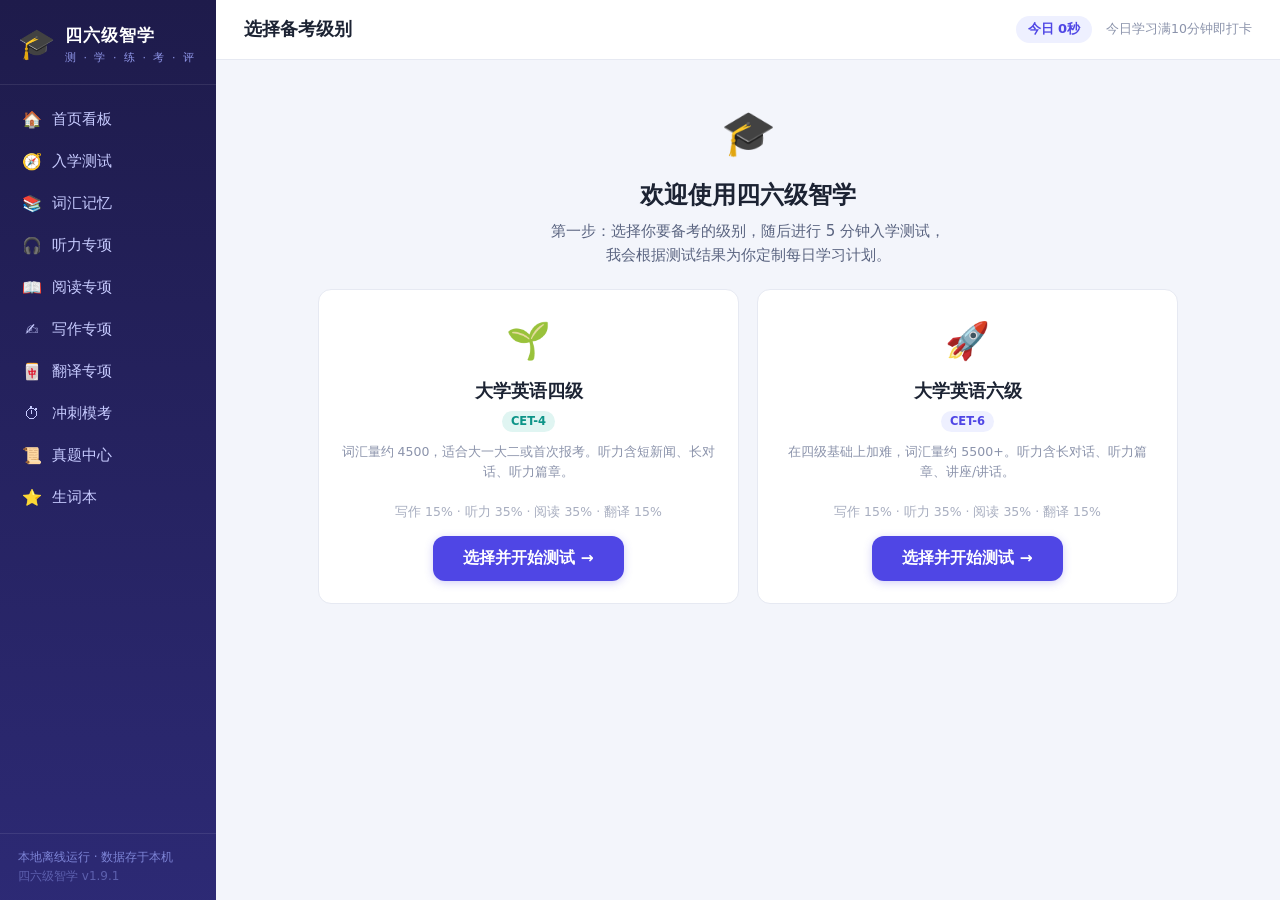
<file: index.html>
<!DOCTYPE html>
<html lang="zh-CN">
<head>
<meta charset="UTF-8">
<meta name="viewport" content="width=device-width, initial-scale=1.0">
<title>四六级智学 · 备考智能体</title>
<link rel="icon" href="data:image/svg+xml,<svg xmlns='http://www.w3.org/2000/svg' viewBox='0 0 100 100'><text y='.9em' font-size='90'>🎓</text></svg>">
<link rel="stylesheet" href="css/style.css?t=1791881519111">
<link rel="manifest" href="manifest.webmanifest?t=1791881519111">
<meta name="theme-color" content="#4f46e5">
</head>
<body>
<div class="app">
  <!-- 侧边栏 -->
  <aside class="sidebar">
    <div class="logo"><span class="logo-ico">🎓</span><div><b>四六级智学</b><i>测 · 学 · 练 · 考 · 评</i></div></div>
    <nav id="nav"></nav>
    <div class="sidebar-foot" id="sideFoot"></div>
  </aside>
  <!-- 主区域 -->
  <main class="main">
    <header class="topbar">
      <h1 id="viewTitle">首页</h1>
      <div class="topbar-right" id="topRight"></div>
    </header>
    <div class="view" id="view"></div>
  </main>
</div>
<!-- 词典浮层 -->
<div id="dictPop" class="dict-pop" style="display:none"></div>
<div id="toastBox"></div>
<!-- 数据文件 -->
<script src="js/data/words/basic-1.js?t=1791881519111"></script>
<script src="js/data/words/basic-2.js?t=1791881519111"></script>
<script src="js/data/words/core-1.js?t=1791881519111"></script>
<script src="js/data/words/core-2.js?t=1791881519111"></script>
<script src="js/data/words/adv-1.js?t=1791881519111"></script>
<script src="js/data/words/adv-2.js?t=1791881519111"></script>
<script src="js/data/words/sense-overrides.js?t=1791881519111"></script>
<script src="js/data/words/bank-t4h.js?t=1791881519111"></script>
<script src="js/data/words/bank-t4s.js?t=1791881519111"></script>
<script src="js/data/words/bank-t6h2.js?t=1791881519111"></script>
<script src="js/data/words/bank-zt.js?t=1791881519111"></script>
<script src="js/data/words/bank-tl.js?t=1791881519111"></script>
<script src="js/data/examples.js?t=1791881519111"></script>
<script src="js/data/examples2.js?t=1791881519111"></script>
<script src="js/data/examples3.js?t=1791881519111"></script>
<script src="js/data/reading_careful.js?t=1791881519111"></script>
<script src="js/data/reading_matching.js?t=1791881519111"></script>
<script src="js/data/reading_cloze.js?t=1791881519111"></script>
<script src="js/data/writing_data.js?t=1791881519111"></script>
<script src="js/data/translation_data.js?t=1791881519111"></script>
<script src="js/data/listening_cet4.js?t=1791881519111"></script>
<script src="js/data/listening_cet6.js?t=1791881519111"></script>
<script src="js/data/listening_loc.js?t=1791881519111"></script>
<script src="js/data/translation_sentences.js?t=1791881519111"></script>
<script src="js/data/real_exam_links.js?t=1791881519111"></script>
<script src="js/data/placement_phrases.js?t=1791881519111"></script>
<script src="js/data/roots.js?t=1791881519111"></script>
<script src="js/data/gen_templates.js?t=1791881519111"></script>
<script src="js/data/extra_dict.js?t=1791881519111"></script>
<!-- 核心逻辑 -->
<script src="js/util.js?t=1791881519111"></script>
<script src="js/storage.js?t=1791881519111"></script>
<script src="js/srs.js?t=1791881519111"></script>
<script src="js/grader.js?t=1791881519111"></script>
<script src="js/charts.js?t=1791881519111"></script>
<script src="js/gen.js?t=1791881519111"></script>
<script src="js/audio-db.js?t=1791881519111"></script>
<script src="js/retstore.js?t=1791881519111"></script>
<script src="js/dict.js?t=1791881519111"></script>
<!-- 视图 -->
<script src="js/views/home.js?t=1791881519111"></script>
<script src="js/views/welcome.js?t=1791881519111"></script>
<script src="js/views/placement.js?t=1791881519111"></script>
<script src="js/views/vocab.js?t=1791881519111"></script>
<script src="js/views/listening.js?t=1791881519111"></script>
<script src="js/views/reading.js?t=1791881519111"></script>
<script src="js/views/writing.js?t=1791881519111"></script>
<script src="js/views/translation.js?t=1791881519111"></script>
<script src="js/views/mock.js?t=1791881519111"></script>
<script src="js/views/realexam.js?t=1791881519111"></script>
<script src="js/views/wordbook.js?t=1791881519111"></script>
<script src="js/app.js?t=1791881519111"></script>
<script src="tools/e2e-suite.js?t=1791881519111"></script>
<!-- PWA：仅在 http/https 环境注册 Service Worker（file:// 双击直开不受影响） -->
<script>
if ('serviceWorker' in navigator && (location.protocol === 'https:' || location.hostname === 'localhost' || location.hostname === '127.0.0.1')) {
  addEventListener('load', function () { navigator.serviceWorker.register('sw.js').catch(function () {}); });
}
</script>
</body>
</html>
</file>
<file: css/style.css>
/* ===== 四六级智学 · 全局样式 v1.1 ===== */
:root{
  --bg:#f3f5fb; --card:#ffffff; --line:#e6e9f2;
  --ink:#1c2333; --ink2:#5a6residual480; --ink2:#5a6480; --ink3:#8b93ab;
  --pri:#4f46e5; --pri2:#6366f1; --pri-soft:#eef0ff;
  --ok:#16a34a; --ok-soft:#e8f8ee; --warn:#d97706; --warn-soft:#fdf3e3;
  --bad:#dc2626; --bad-soft:#fdeaea;
  --teal:#0d9488; --teal-soft:#e0f5f2;
  --shadow:0 1px 3px rgba(28,35,51,.06),0 8px 24px rgba(28,35,51,.06);
  --radius:14px;
}
*{box-sizing:border-box;margin:0;padding:0}
html,body{height:100%}
body{font-family:"Segoe UI","Microsoft YaHei",system-ui,sans-serif;background:var(--bg);color:var(--ink);font-size:15px;line-height:1.6}
button{font-family:inherit;cursor:pointer;border:none;background:none;font-size:14px}
input,textarea,select{font-family:inherit;font-size:14px;color:var(--ink);outline:none}
a{color:var(--pri)}

.app{display:flex;min-height:100vh}
/* ---- 侧边栏 ---- */
.sidebar{width:216px;flex-shrink:0;background:linear-gradient(180deg,#1e1b4b,#312e81 130%);color:#c7cbff;display:flex;flex-direction:column;position:sticky;top:0;height:100vh}
.logo{display:flex;gap:10px;align-items:center;padding:20px 18px 16px;border-bottom:1px solid rgba(255,255,255,.09)}
.logo-ico{font-size:30px}
.logo b{display:block;color:#fff;font-size:17px;letter-spacing:1px}
.logo i{display:block;font-style:normal;font-size:11px;color:#8f96e8;letter-spacing:2px}
#nav{flex:1;padding:12px 10px;overflow-y:auto}
.nav-item{display:flex;align-items:center;gap:10px;width:100%;padding:10px 12px;margin:3px 0;border-radius:10px;color:#c7cbff;font-size:14.5px;transition:.15s}
.nav-item:hover{background:rgba(255,255,255,.08);color:#fff}
.nav-item.active{background:var(--pri);color:#fff;font-weight:600;box-shadow:0 4px 12px rgba(79,70,229,.4)}
.nav-item .ico{width:20px;text-align:center;font-size:16px}
.nav-item .cnt{margin-left:auto;background:rgba(255,255,255,.16);border-radius:20px;font-size:11px;padding:0 8px;line-height:18px}
.sidebar-foot{padding:14px 18px;font-size:12px;color:#7d84d6;border-top:1px solid rgba(255,255,255,.09)}
/* ---- 主区域 ---- */
.main{flex:1;min-width:0;display:flex;flex-direction:column}
.topbar{height:60px;background:var(--card);border-bottom:1px solid var(--line);display:flex;align-items:center;justify-content:space-between;padding:0 28px;position:sticky;top:0;z-index:20}
.topbar h1{font-size:18px;font-weight:700}
.topbar-right{display:flex;align-items:center;gap:14px;font-size:13px;color:var(--ink2)}
.topbar-right .chip{background:var(--pri-soft);color:var(--pri);border-radius:20px;padding:3px 12px;font-weight:600}
.topbar-right .chip.fire{background:#fff2e8;color:#ea580c}
.view{padding:24px 28px 60px;max-width:1100px;width:100%;margin:0 auto}
/* ---- 卡片与通用 ---- */
.card{background:var(--card);border-radius:var(--radius);box-shadow:var(--shadow);padding:20px 22px;margin-bottom:18px}
.card h3{font-size:15.5px;margin-bottom:12px;display:flex;align-items:center;gap:8px}
.card h3 .sub{font-weight:400;font-size:12px;color:var(--ink3);margin-left:auto}
.grid2{display:grid;grid-template-columns:1fr 1fr;gap:18px}
.grid3{display:grid;grid-template-columns:repeat(3,1fr);gap:18px}
.grid4{display:grid;grid-template-columns:repeat(4,1fr);gap:14px}
.stat-card{background:var(--card);border-radius:var(--radius);box-shadow:var(--shadow);padding:16px 18px}
.stat-card .num{font-size:26px;font-weight:800;color:var(--ink);line-height:1.2}
.stat-card .num small{font-size:13px;font-weight:600;color:var(--ink3)}
.stat-card .lab{font-size:12.5px;color:var(--ink3);margin-top:2px}
.stat-card.accent{background:linear-gradient(135deg,#4f46e5,#7c3aed);color:#fff}
.stat-card.accent .num,.stat-card.accent .lab{color:#fff}
.btn{display:inline-flex;align-items:center;justify-content:center;gap:6px;background:var(--pri);color:#fff;border-radius:10px;padding:9px 20px;font-weight:600;font-size:14px;transition:.15s;box-shadow:0 2px 8px rgba(79,70,229,.25)}
.btn:hover{background:#4338ca;transform:translateY(-1px)}
.btn:disabled{background:#c3c6f5;cursor:not-allowed;transform:none;box-shadow:none}
.btn.ghost{background:var(--pri-soft);color:var(--pri);box-shadow:none}
.btn.ghost:hover{background:#e2e5ff}
.btn.plain{background:#fff;color:var(--ink2);border:1px solid var(--line);box-shadow:none}
.btn.plain:hover{border-color:var(--pri);color:var(--pri)}
.btn.ok{background:var(--ok)}.btn.ok:hover{background:#15803d}
.btn.danger{background:#fff;color:var(--bad);border:1px solid #f3c1c1}
.btn.danger:hover{background:var(--bad-soft)}
.btn.big{padding:12px 30px;font-size:15.5px;border-radius:12px}
.btn.sm{padding:5px 12px;font-size:12.5px;border-radius:8px;box-shadow:none}
.progress{height:9px;background:#edeff7;border-radius:9px;overflow:hidden}
.progress i{display:block;height:100%;background:linear-gradient(90deg,var(--pri2),#8b5cf6);border-radius:9px;transition:width .4s}
.progress i.ok{background:linear-gradient(90deg,#22c55e,#4ade80)}
.badge{display:inline-block;border-radius:20px;font-size:11.5px;padding:1px 9px;font-weight:600}
.badge.lv1{background:var(--teal-soft);color:var(--teal)}
.badge.lv2{background:var(--pri-soft);color:var(--pri)}
.badge.lv3{background:#fdf0e0;color:#c2610a}
.badge.ok{background:var(--ok-soft);color:var(--ok)}
.badge.warn{background:var(--warn-soft);color:var(--warn)}
.badge.bad{background:var(--bad-soft);color:var(--bad)}
.tag{display:inline-block;background:#f1f3fa;color:var(--ink2);border-radius:6px;font-size:12px;padding:1px 8px}
/* 选项 */
.opt{display:flex;gap:10px;align-items:flex-start;border:1.5px solid var(--line);border-radius:11px;padding:11px 14px;margin:8px 0;cursor:pointer;transition:.12s;font-size:14.5px}
.opt:hover{border-color:var(--pri2);background:#fafbff}
.opt.sel{border-color:var(--pri);background:var(--pri-soft)}
.opt.right{border-color:var(--ok);background:var(--ok-soft)}
.opt.wrong{border-color:var(--bad);background:var(--bad-soft)}
.opt .k{font-weight:700;color:var(--ink3);min-width:18px}
/* tabs */
.tabs{display:flex;gap:6px;background:#eceef7;border-radius:12px;padding:4px;margin-bottom:18px;width:fit-content}
.tab{padding:7px 18px;border-radius:9px;color:var(--ink2);font-size:13.5px;font-weight:600}
.tab.active{background:#fff;color:var(--pri);box-shadow:0 1px 4px rgba(28,35,51,.12)}
/* 表单 */
textarea,.txt{width:100%;border:1.5px solid var(--line);border-radius:11px;padding:11px 13px;background:#fbfcff;resize:vertical}
textarea:focus,.txt:focus{border-color:var(--pri2);background:#fff}
select.selct{border:1.5px solid var(--line);border-radius:9px;padding:6px 10px;background:#fff}
/* toast */
#toastBox{position:fixed;bottom:26px;left:50%;transform:translateX(-50%);z-index:999;display:flex;flex-direction:column;gap:8px;align-items:center}
.toast{background:#1c2333;color:#fff;padding:9px 20px;border-radius:24px;font-size:13.5px;box-shadow:0 6px 20px rgba(0,0,0,.25);animation:tin .25s}
@keyframes tin{from{opacity:0;transform:translateY(12px)}}
/* 词典浮层 */
.dict-pop{position:fixed;z-index:900;width:300px;background:#fff;border-radius:14px;box-shadow:0 12px 40px rgba(28,35,51,.22);padding:16px 18px;border:1px solid var(--line);animation:tin .15s}
.dict-pop .dw{font-size:21px;font-weight:700;color:var(--ink)}
.dict-pop .dp{font-size:12px;color:var(--ink3);margin:2px 0 8px;display:flex;gap:8px;align-items:center;flex-wrap:wrap}
.dict-pop .dg{font-size:14px;color:var(--ink2);padding:8px 10px;background:#f7f8fd;border-radius:9px;margin-bottom:10px}
.dict-pop .ico-btn{display:inline-flex;align-items:center;gap:5px;border:1px solid var(--line);border-radius:9px;padding:5px 11px;font-size:12.5px;color:var(--ink2);margin-right:7px}
.dict-pop .ico-btn:hover{border-color:var(--pri);color:var(--pri)}
.dict-pop .ico-btn.starred{background:var(--warn-soft);border-color:#f5d9a8;color:var(--warn)}
.dict-word{cursor:pointer;border-bottom:1.5px dotted #b6bcf0}
.dict-word:hover{color:var(--pri);background:var(--pri-soft);border-radius:3px}
/* 词汇卡 */
.flashcard{min-height:230px;background:linear-gradient(135deg,#eef0ff,#f8f5ff);border:1.5px solid #dfe2fb;border-radius:18px;display:flex;flex-direction:column;align-items:center;justify-content:center;text-align:center;padding:26px;cursor:pointer;position:relative}
.flashcard .fw{font-size:34px;font-weight:800;color:var(--ink)}
.flashcard .fi{font-size:14px;color:var(--ink3);margin-top:4px}
.flashcard .fg{font-size:17px;color:var(--ink2);margin-top:12px}
.flashcard .fe{font-size:13px;color:var(--ink3);margin-top:12px;font-style:italic;max-width:420px}
.flashcard .hint{position:absolute;bottom:12px;font-size:11.5px;color:#b6bcd8}
/* 批改反馈 */
.fb-item{display:flex;gap:10px;padding:11px 13px;border-radius:11px;margin:8px 0;font-size:13.5px;line-height:1.7}
.fb-item.good{background:var(--ok-soft)} .fb-item.warn{background:var(--warn-soft)} .fb-item.bad{background:var(--bad-soft)} .fb-item.info{background:#eef2fd}
.fb-item b{flex-shrink:0}
.score-dial{display:flex;align-items:center;gap:22px}
.mono{font-variant-numeric:tabular-nums}
/* 阅读文章 */
.passage{font-size:15px;line-height:1.95;color:#2a3148;background:#fbfcff;border:1px solid var(--line);border-radius:12px;padding:18px 20px;max-height:560px;overflow-y:auto}
.passage p{margin-bottom:14px;padding-left:12px;border-left:3px solid #e6e9f2}
.passage p:last-child{margin-bottom:2px}
.blank-sel{border:1.5px solid var(--pri2);border-radius:8px;padding:1px 5px;background:var(--pri-soft);font-weight:600}
.par-row{display:flex;gap:10px;padding:9px 0;border-bottom:1px dashed var(--line)}
.par-row .pl{font-weight:800;color:var(--pri);min-width:22px}
/* 日历 */
.cal{display:grid;grid-template-columns:repeat(7,1fr);gap:5px;text-align:center}
.cal .h{font-size:11px;color:var(--ink3);padding:3px 0}
.cal .d{aspect-ratio:1;border-radius:9px;display:flex;align-items:center;justify-content:center;font-size:12px;color:var(--ink3);background:#f2f4fa;position:relative}
.cal .d.today{outline:2px solid var(--pri2);font-weight:700}
.cal .d.on{background:linear-gradient(135deg,#4f46e5,#7c3aed);color:#fff;font-weight:700}
.cal .d.mid{background:#dcd9fb;color:var(--pri);font-weight:600}
.cal .d.off{background:transparent}
.cal-nav{display:flex;align-items:center;justify-content:space-between;margin-bottom:8px}
/* 模考步骤条 */
.steps{display:flex;gap:6px;margin-bottom:16px;flex-wrap:wrap}
.step{font-size:12px;padding:5px 12px;border-radius:20px;background:#f1f3fa;color:var(--ink3)}
.step.cur{background:var(--pri);color:#fff;font-weight:700}
.step.done{background:var(--ok-soft);color:var(--ok)}
.timer{font-size:15px;font-weight:800;color:var(--bad);background:#fdeaea;border-radius:10px;padding:4px 14px}
.timer.cool{color:var(--pri);background:var(--pri-soft)}
.sent-row.cur .sent-en{font-weight:600}
/* 听力句高亮 */
.sent-row.cur{box-shadow:inset 3px 0 0 var(--pri)}
/* 听力定位句高亮 */
.sent-row.loc-hi{background:#fff8e1;box-shadow:inset 3px 0 0 #d97706}
.sent-row.loc-hi .sent-en{font-weight:600}
/* 回忆式自评按钮 */
#selfRate button { transition: all .15s }
#selfRate button:hover { transform: translateY(-2px); box-shadow: 0 4px 12px rgba(0,0,0,.12) }
/* 其他 */
.empty{text-align:center;color:var(--ink3);padding:36px 10px;font-size:14px}
.empty .big{font-size:40px;margin-bottom:8px}
.list-row{display:flex;align-items:center;gap:12px;padding:11px 4px;border-bottom:1px solid var(--line)}
.list-row:last-child{border-bottom:none}
.hr{border:none;border-top:1px solid var(--line);margin:14px 0}
.note{font-size:12.5px;color:var(--ink3)}
.topic-card{border:1.5px solid var(--line);border-radius:13px;padding:14px 16px;cursor:pointer;transition:.15s;background:#fff}
.topic-card:hover{border-color:var(--pri2);box-shadow:var(--shadow);transform:translateY(-2px)}
.topic-card .tc-title{font-weight:700;font-size:14px;margin-bottom:4px}
.topic-card .tc-meta{font-size:12px;color:var(--ink3)}
.chart-legend{display:flex;gap:14px;flex-wrap:wrap;font-size:12px;color:var(--ink2);margin-top:8px}
.chart-legend .dot{display:inline-block;width:9px;height:9px;border-radius:50%;margin-right:5px}
mark{background:#fff3bf;padding:0 3px;border-radius:3px}
.essay-pane{white-space:pre-wrap}
::-webkit-scrollbar{width:9px;height:9px}
::-webkit-scrollbar-thumb{background:#cdd2e4;border-radius:9px}
::-webkit-scrollbar-track{background:transparent}
</file>
